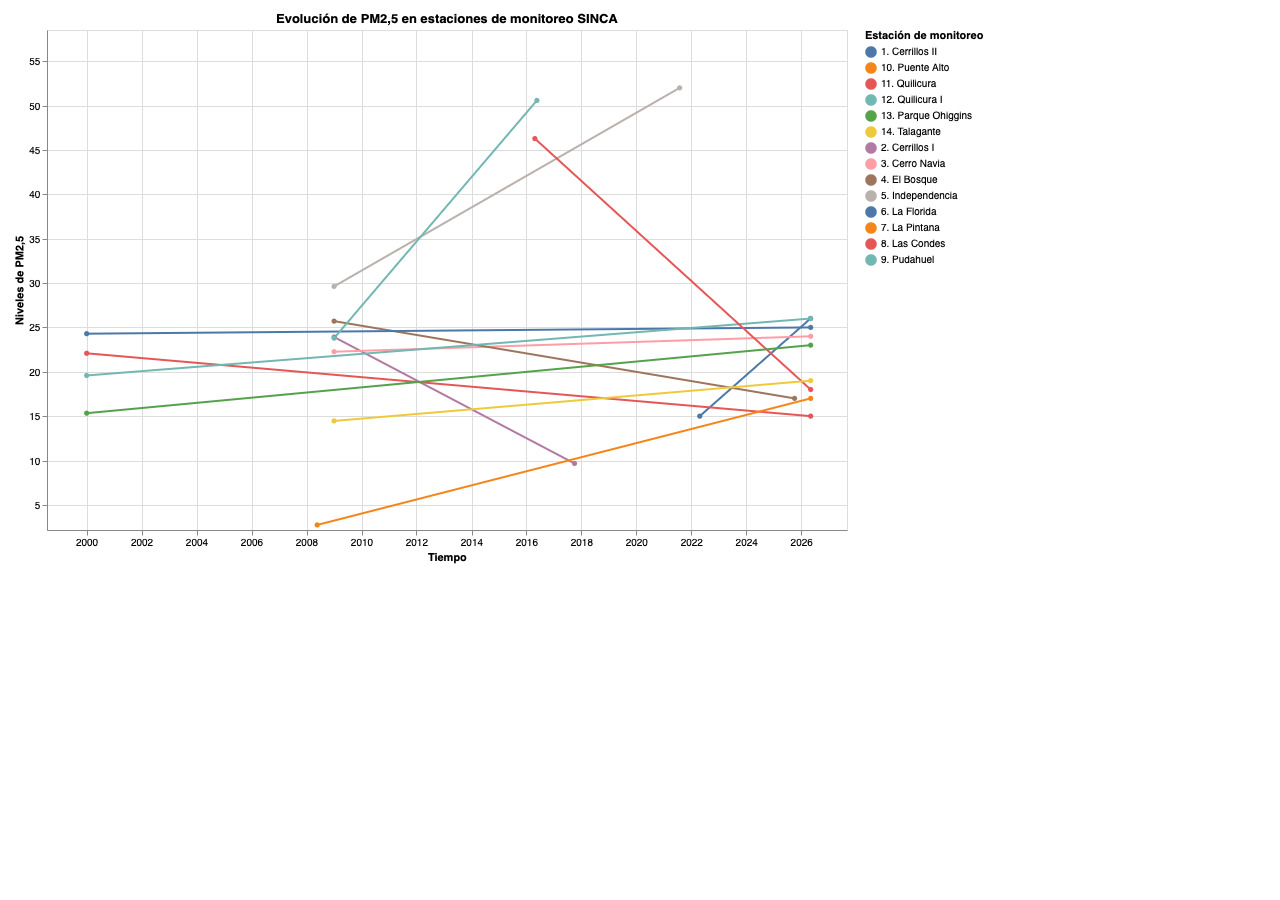
<file: visualización1tiempo.jpg.html>
﻿<!DOCTYPE html>
<html lang="en" xmlns="http://www.w3.org/1999/xhtml">
<head>
    <meta charset="utf-8"/>
    <title></title>
</head>
<body>
<canvas id="4a5069bea53346f49ab63714cc9cdfbe"></canvas>
<script>
var images=['[data-uri]'];function LoadImagesAndRender(){var loadedImages=0;for(var i=0;i<images.length;i++){var source=images[i];images[i]=new Image();images[i].src=source;images[i].onload=function(){loadedImages++;if (loadedImages==images.length){Render();}};}}function Render(){let a=document.getElementById('4a5069bea53346f49ab63714cc9cdfbe');let b=a.getContext('2d');a.width=981;a.height=559;b.drawImage(images[0],0,0,981,559,0,0,981,559);}window.addEventListener('onload',LoadImagesAndRender());</script>
</body>
</html>
</file>
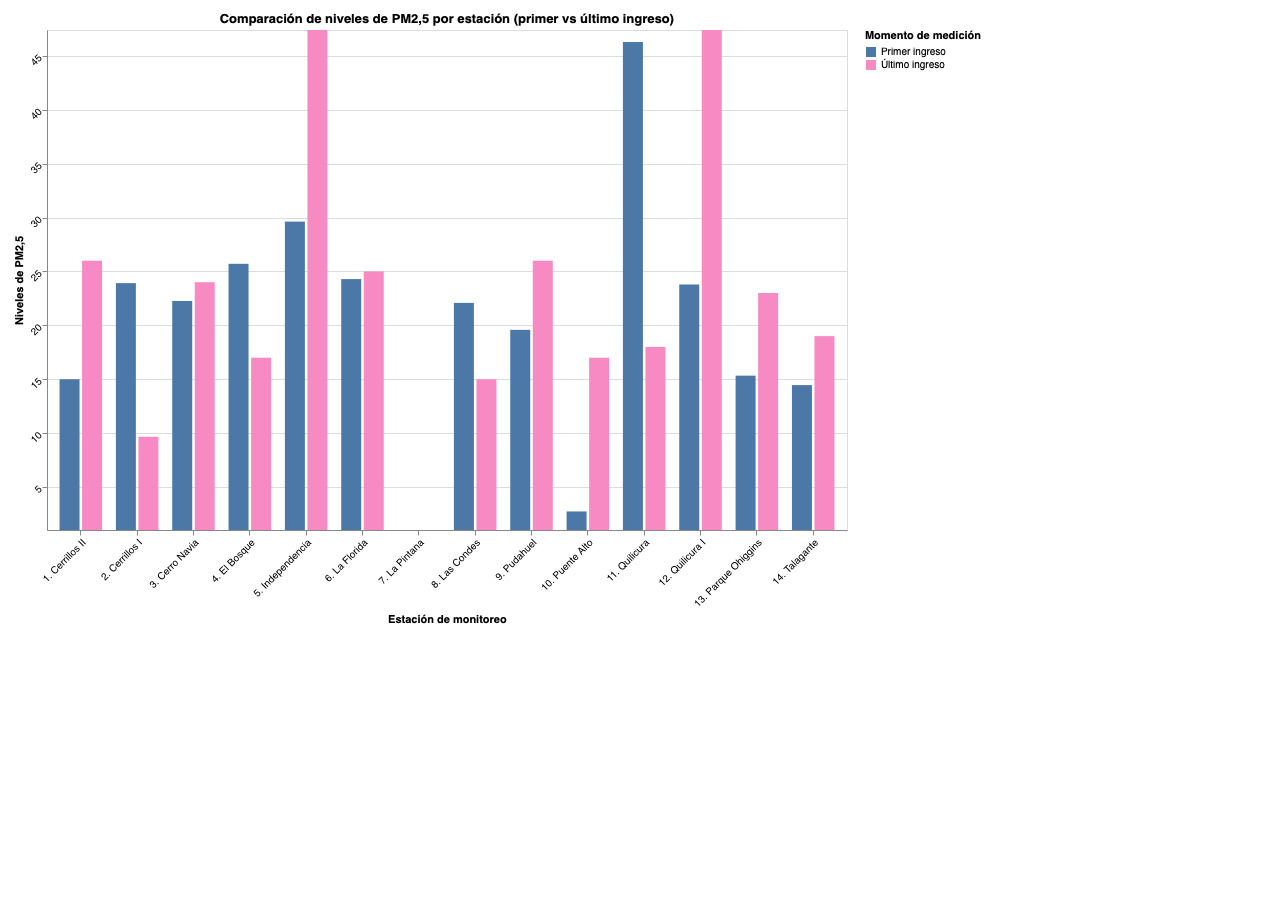
<file: visualización2comparación.jpg.html>
﻿<!DOCTYPE html>
<html lang="en" xmlns="http://www.w3.org/1999/xhtml">
<head>
    <meta charset="utf-8"/>
    <title></title>
</head>
<body>
<canvas id="2d7756897f224e1f8430cdf391f82cc0"></canvas>
<script>
var images=['[data-uri]'];function LoadImagesAndRender(){var loadedImages=0;for(var i=0;i<images.length;i++){var source=images[i];images[i]=new Image();images[i].src=source;images[i].onload=function(){loadedImages++;if (loadedImages==images.length){Render();}};}}function Render(){let a=document.getElementById('2d7756897f224e1f8430cdf391f82cc0');let b=a.getContext('2d');a.width=979;a.height=621;b.drawImage(images[0],0,0,979,621,0,0,979,621);}window.addEventListener('onload',LoadImagesAndRender());</script>
</body>
</html>
</file>
